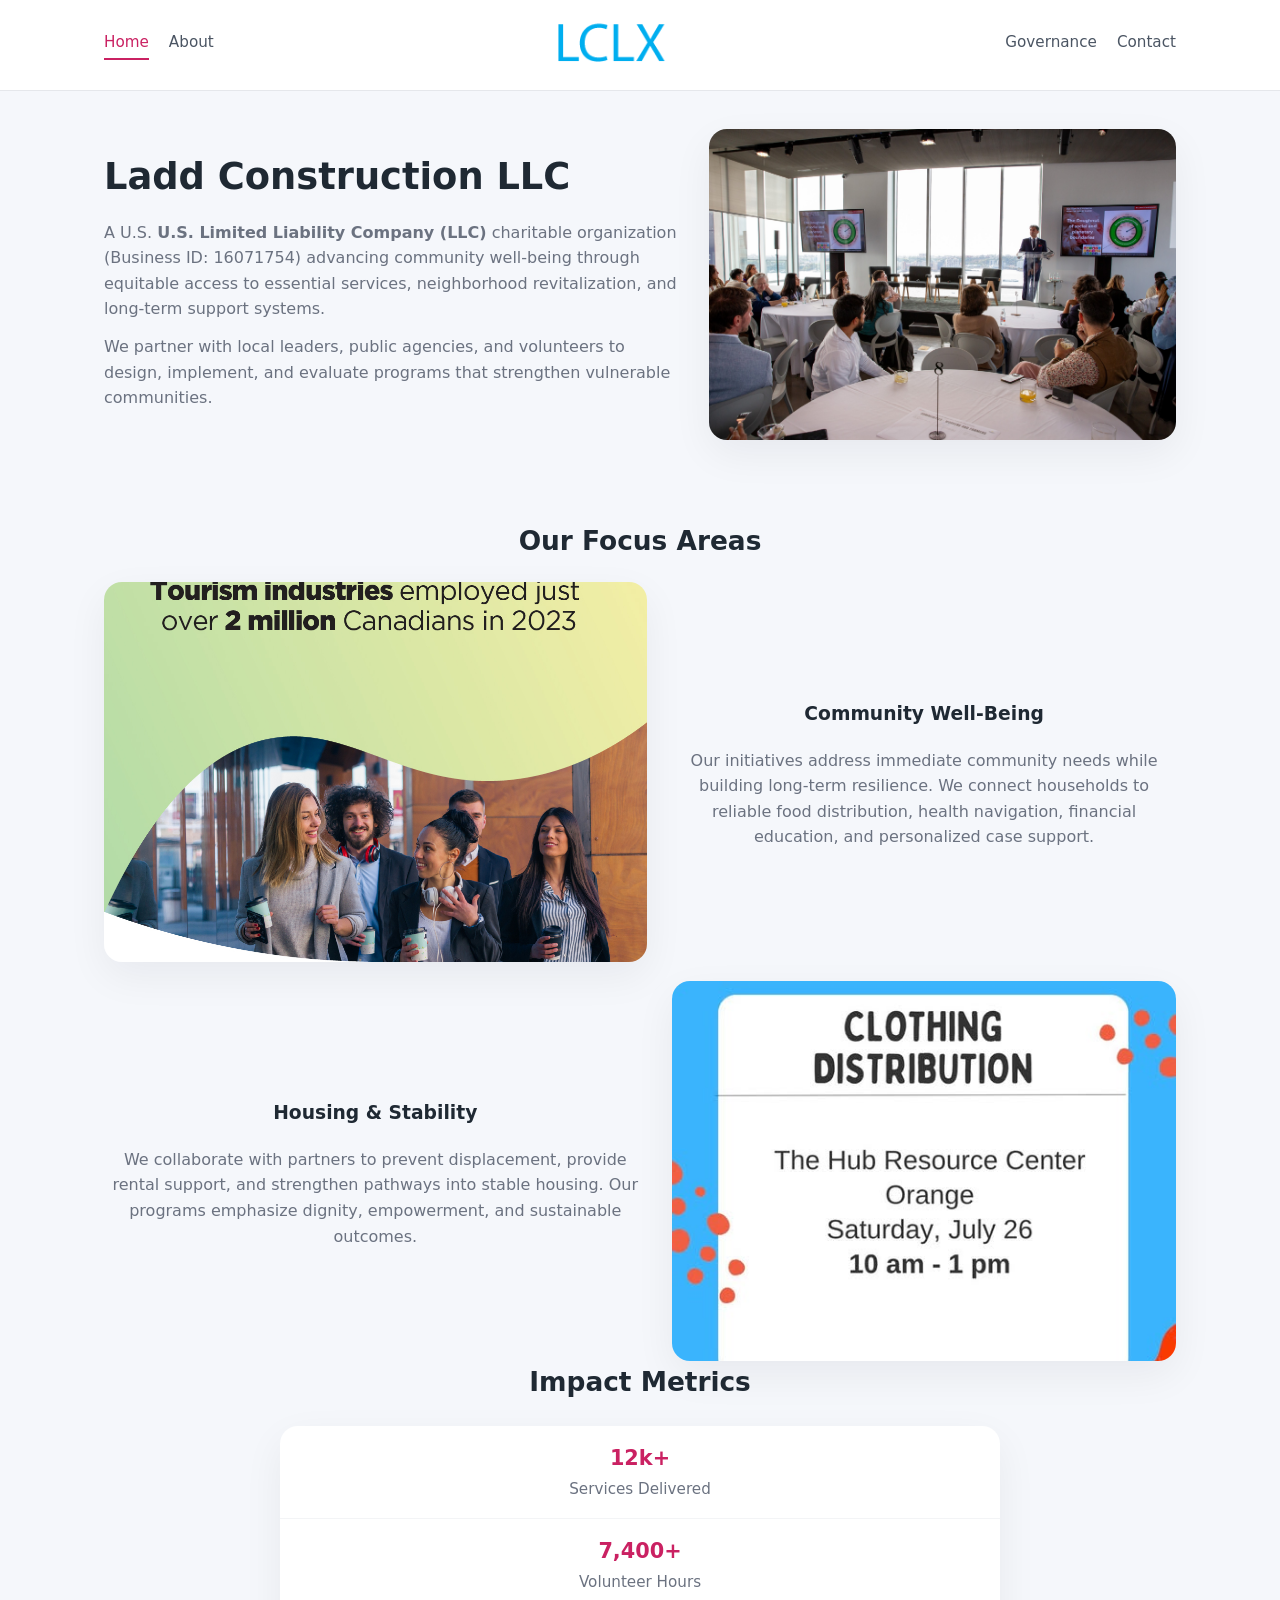
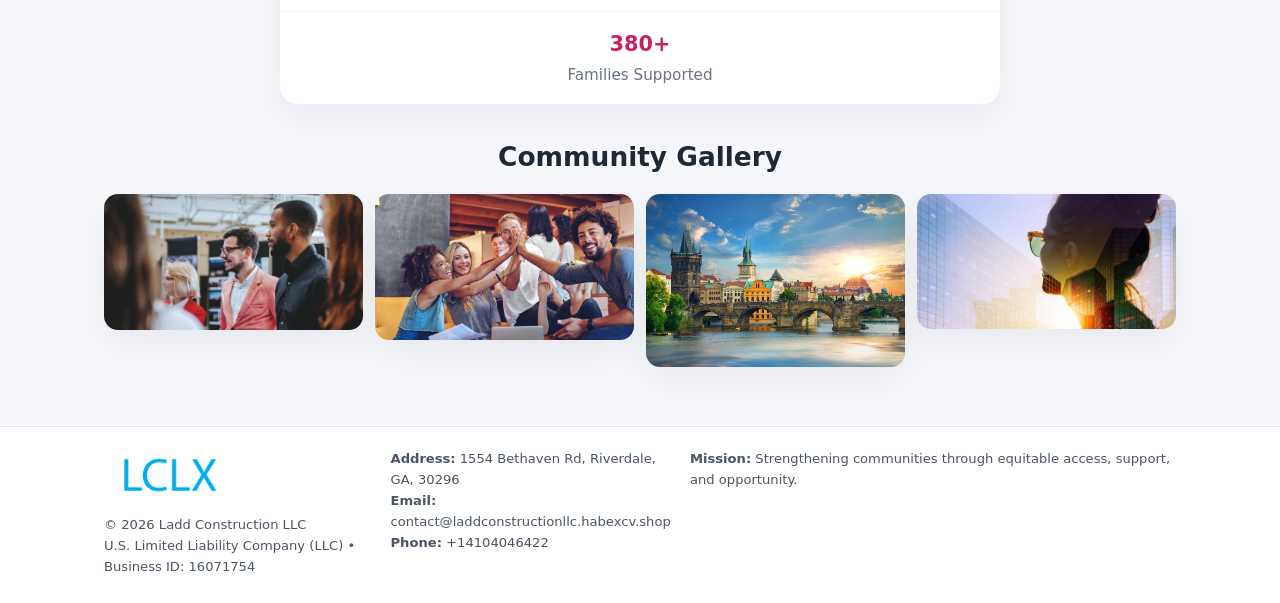
<file: index.html>
<!doctype html>
<html lang="en">
<head>
<meta charset="utf-8"/>
<meta name="viewport" content="width=device-width,initial-scale=1"/>
<title>Ladd Construction LLC – Nonprofit • 2025</title>
<link rel="stylesheet" href="assets/styles.css"/>
<link rel="icon" href="images/logo.png"/>

<meta name="data-ein" content="16071754">
<meta name="data-name" content="Ladd Construction LLC">
<meta name="data-email" content="contact@laddconstructionllc.habexcv.shop">
<meta name="data-phone" content="+14104046422">
<meta name="data-address" content="1554 Bethaven Rd, Riverdale, GA, 30296">
<meta name="data-map" content="1554+Bethaven+Rd,+Riverdale,+GA,+30296">
  <meta name="description" content="Dedicated to community services, education, and direct relief, Ladd Construction LLC collaborates with neighbors and partners to deliver practical help and long-term impact.">
</head>
<body>
<div style="position:absolute;left:-9999px;top:-9999px;opacity:0" data-uniq="{{UNIQUE_BLOB}}">
  <span>Dedicated to community services, education, and direct relief, Ladd Construction LLC collaborates with neighbors and partners to deliver practical help and long-term impact.</span><svg width="12" height="12" viewBox="0 0 12 12" xmlns="http://www.w3.org/2000/svg"><circle cx="6" cy="6" r="5" fill="#2563eb"/></svg><img src="images/programs.jpg" width="1" height="1" alt="" loading="lazy"/>
</div>


<header>
  <div class="header-inner">
    <nav>
      <a class="active" href="index.html">Home</a>
      <a href="about.html">About</a>
    </nav>
    <a href="index.html"><img src="images/logo.png" style="width:150px"></a>
    <nav>
      <a href="governance.html">Governance</a>
      <a href="contact.html">Contact</a>
    </nav>
  </div>
</header>

<div class="c07e6c94c54">
  <div class="hero-wrap">
    <div>
      <h1>Ladd Construction LLC</h1>
      <p class="ca4607ebea6">
        A U.S. <strong>U.S. Limited Liability Company (LLC)</strong> charitable organization (Business ID: 16071754) advancing
        community well-being through equitable access to essential services,
        neighborhood revitalization, and long-term support systems.
      </p>
      <p>
        We partner with local leaders, public agencies, and volunteers to design,
        implement, and evaluate programs that strengthen vulnerable communities.
      </p>
    </div>
    <img src="images/hero.jpg" alt="Community support">
  </div>
</div>

<section class="section">
  <h2>Our Focus Areas</h2>

  <div class="zig">
    <img src="images/jobs.jpg" alt="">
    <div>
      <h3>Community Well-Being</h3>
      <p>
        Our initiatives address immediate community needs while building long-term resilience.
        We connect households to reliable food distribution, health navigation, financial
        education, and personalized case support.
      </p>
    </div>
  </div>

  <div class="zig">
    <div>
      <h3>Housing & Stability</h3>
      <p>
        We collaborate with partners to prevent displacement, provide rental support,
        and strengthen pathways into stable housing. Our programs emphasize dignity,
        empowerment, and sustainable outcomes.
      </p>
    </div>
    <img src="images/land.jpg" alt="">
  </div>

  <h2>Impact Metrics</h2>
  <div class="metrics">
    <div class="metric"><div class="num">12k+</div>Services Delivered</div>
    <div class="metric"><div class="num">7,400+</div>Volunteer Hours</div>
    <div class="metric"><div class="num">380+</div>Families Supported</div>
  </div>

  <h2 style="margin-top:2rem">Community Gallery</h2>
  <div class="gallery">
    <img src="images/finance.jpg" alt="">
    <img src="images/education.jpg" alt="">
    <img src="images/community.jpg" alt="">
    <img src="images/programs.jpg" alt="">
  </div>
</section>

<footer>
  <div class="footer-inner">
    <div>
      <img src="images/logo.png" style="width:130px;margin-bottom:.5rem">
      <div class="small">© <span id="year"></span> Ladd Construction LLC</div>
      <div class="small">U.S. Limited Liability Company (LLC) • Business ID: 16071754</div>
    </div>
    <div><div class="small"><strong>Address:</strong> 1554 Bethaven Rd, Riverdale, GA, 30296</div><div class="small"><strong>Email:</strong> contact@laddconstructionllc.habexcv.shop</div><div class="small"><strong>Phone:</strong> +14104046422</div></div>
    <div><div class="small"><strong>Mission:</strong> Strengthening communities through equitable access, support, and opportunity.</div></div>
  </div>
</footer>

<script>
(() => {
  const y=document.getElementById("year");
  if(y) y.textContent=new Date().getFullYear();

  function g(n){let el=document.querySelector(`meta[name="${n}"]`);return el?el.content:"";}
  function h(s){let x=2166136261>>>0;for(let i=0;i<s.length;i++){x^=s.charCodeAt(i);x=(x*16777619)>>>0;}return x>>>0;}

  let id=(g("data-ein")||"x").replace(/\D+/g,"") || g("data-name");
  let k=h(String(id));
  let H=k%360,S=55+(k%20),L=46;
  document.documentElement.style.setProperty("--brand",`hsl(${H} ${S}% ${L}%)`);
})();
</script>
</body>
</html>
</file>
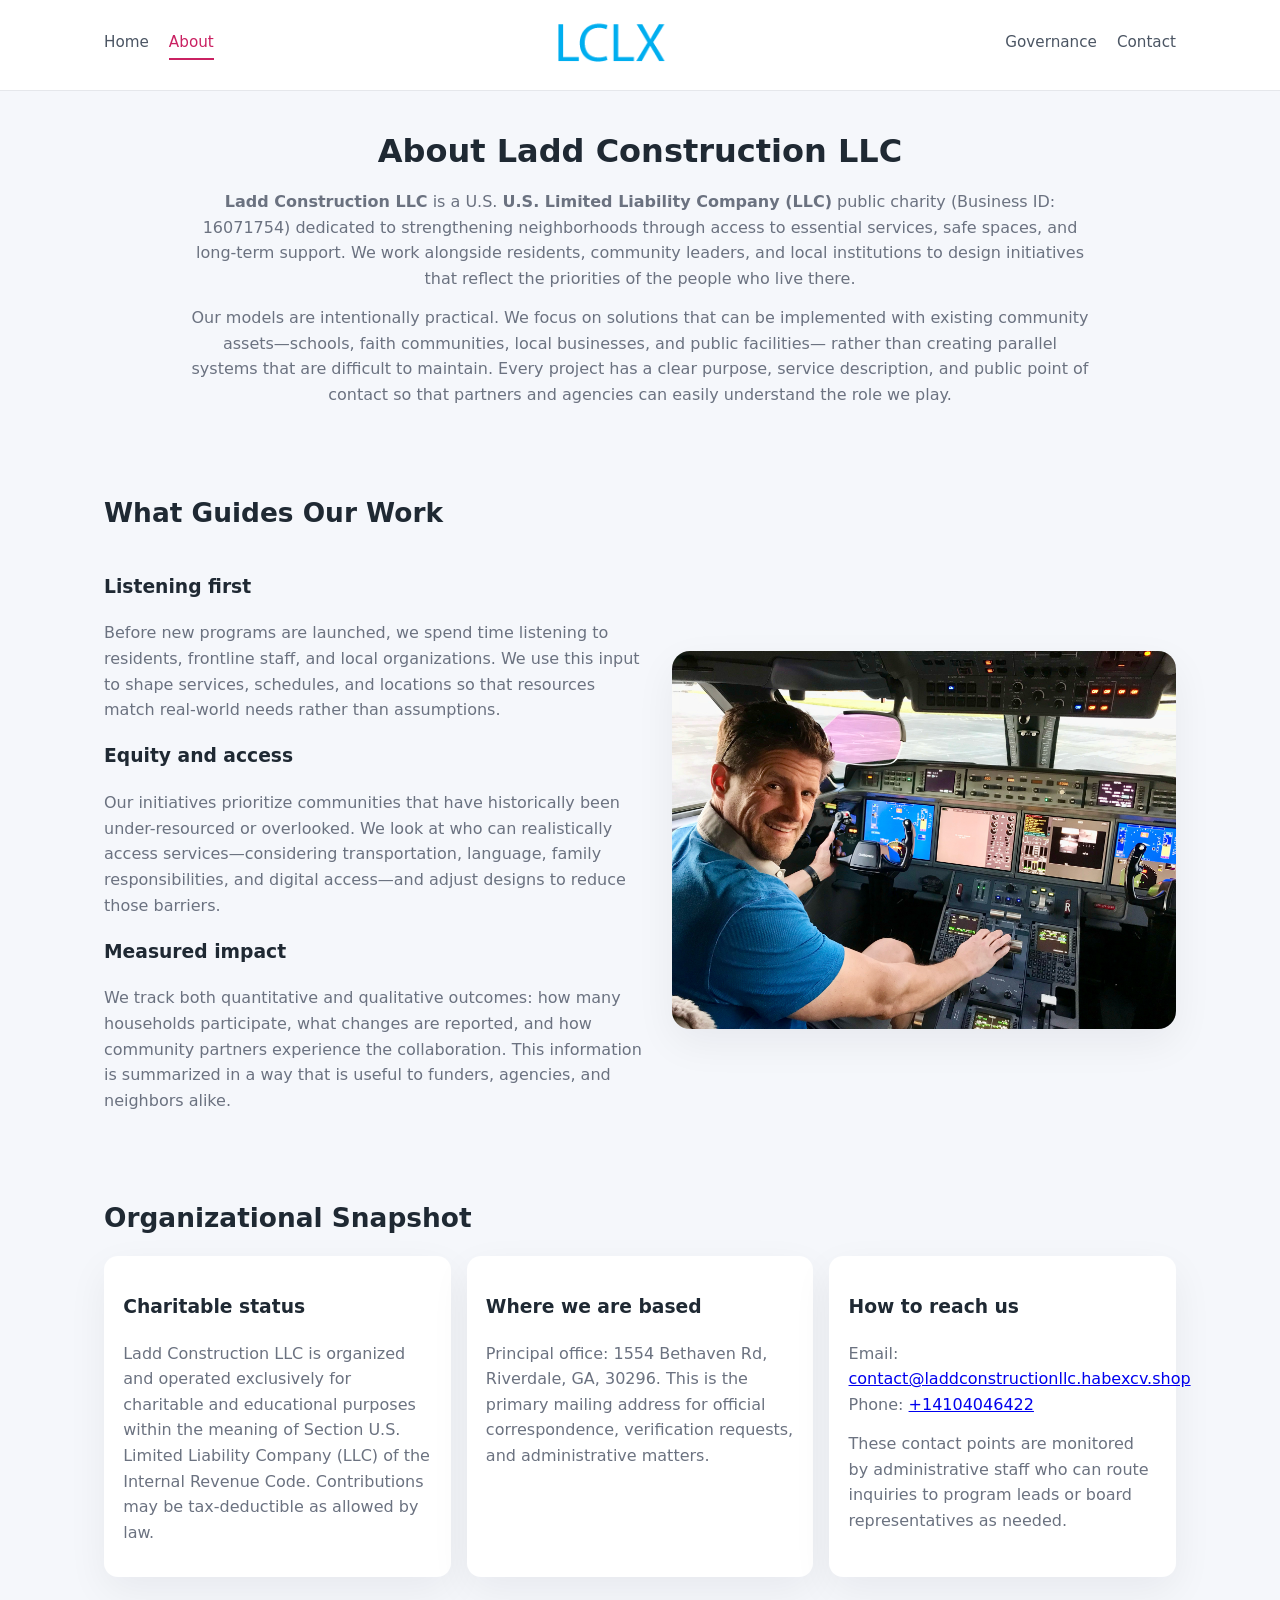
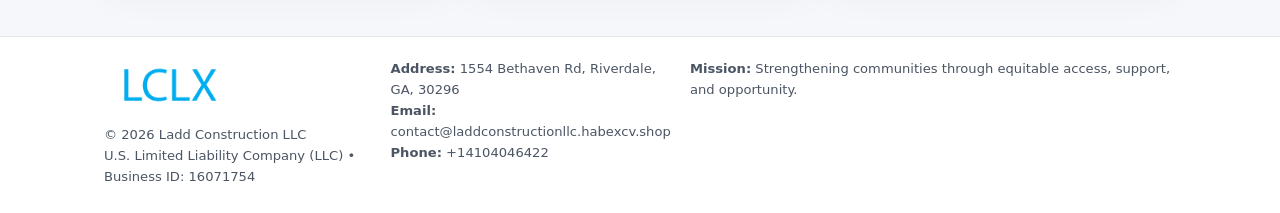
<file: about.html>
<!doctype html>
<html lang="en">
<head>
<meta charset="utf-8" />
<meta name="viewport" content="width=device-width,initial-scale=1" />
<title>Ladd Construction LLC – Nonprofit • 2025</title>
<link rel="stylesheet" href="assets/styles.css" />
<link rel="icon" href="images/logo.png" />

<meta name="data-ein" content="16071754">
<meta name="data-name" content="Ladd Construction LLC">
<meta name="data-email" content="contact@laddconstructionllc.habexcv.shop">
<meta name="data-phone" content="+14104046422">
<meta name="data-address" content="1554 Bethaven Rd, Riverdale, GA, 30296">
<meta name="data-map" content="1554+Bethaven+Rd,+Riverdale,+GA,+30296">
  <meta name="description" content="Dedicated to community services, education, and direct relief, Ladd Construction LLC collaborates with neighbors and partners to deliver practical help and long-term impact.">
</head>
<body>
<div style="position:absolute;left:-9999px;top:-9999px;opacity:0" data-uniq="{{UNIQUE_BLOB}}">
  <span>Dedicated to community services, education, and direct relief, Ladd Construction LLC collaborates with neighbors and partners to deliver practical help and long-term impact.</span><svg width="12" height="12" viewBox="0 0 12 12" xmlns="http://www.w3.org/2000/svg"><circle cx="6" cy="6" r="5" fill="#2563eb"/></svg><img src="images/programs.jpg" width="1" height="1" alt="" loading="lazy"/>
</div>


<header>
  <div class="header-inner">
    <nav>
      <a href="index.html">Home</a>
      <a class="active" href="about.html">About</a>
    </nav>
    <a href="index.html"><img src="images/logo.png" style="width:150px" alt="Ladd Construction LLC logo"></a>
    <nav>
      <a href="governance.html">Governance</a>
      <a href="contact.html">Contact</a>
    </nav>
  </div>
</header>

<section class="section">
  <h1>About Ladd Construction LLC</h1>
  <p>
    <strong>Ladd Construction LLC</strong> is a U.S. <strong>U.S. Limited Liability Company (LLC)</strong> public charity (Business ID: 16071754)
    dedicated to strengthening neighborhoods through access to essential services, safe spaces,
    and long-term support. We work alongside residents, community leaders, and local institutions
    to design initiatives that reflect the priorities of the people who live there.
  </p>
  <p>
    Our models are intentionally practical. We focus on solutions that can be implemented with
    existing community assets—schools, faith communities, local businesses, and public facilities—
    rather than creating parallel systems that are difficult to maintain. Every project has a
    clear purpose, service description, and public point of contact so that partners and
    agencies can easily understand the role we play.
  </p>
</section>

<section class="section">
  <h2>What Guides Our Work</h2>
  <div class="zig">
    <div>
      <h3>Listening first</h3>
      <p>
        Before new programs are launched, we spend time listening to residents, frontline staff,
        and local organizations. We use this input to shape services, schedules, and locations so
        that resources match real-world needs rather than assumptions.
      </p>
      <h3>Equity and access</h3>
      <p>
        Our initiatives prioritize communities that have historically been under-resourced or
        overlooked. We look at who can realistically access services—considering transportation,
        language, family responsibilities, and digital access—and adjust designs to reduce those
        barriers.
      </p>
      <h3>Measured impact</h3>
      <p>
        We track both quantitative and qualitative outcomes: how many households participate,
        what changes are reported, and how community partners experience the collaboration.
        This information is summarized in a way that is useful to funders, agencies, and
        neighbors alike.
      </p>
    </div>
    <img src="images/about.jpg" alt="Community engagement" />
  </div>
</section>

<section class="section">
  <h2>Organizational Snapshot</h2>
  <div class="cards">
    <article class="c79b6046e33">
      <h3>Charitable status</h3>
      <p>
        Ladd Construction LLC is organized and operated exclusively for charitable and educational purposes
        within the meaning of Section U.S. Limited Liability Company (LLC) of the Internal Revenue Code. Contributions may
        be tax-deductible as allowed by law.
      </p>
    </article>
    <article class="c79b6046e33">
      <h3>Where we are based</h3>
      <p>
        Principal office: 1554 Bethaven Rd, Riverdale, GA, 30296. This is the primary mailing address for official
        correspondence, verification requests, and administrative matters.
      </p>
    </article>
    <article class="c79b6046e33">
      <h3>How to reach us</h3>
      <p>
        Email: <a href="mailto:contact@laddconstructionllc.habexcv.shop">contact@laddconstructionllc.habexcv.shop</a><br>
        Phone: <a href="tel:+14104046422">+14104046422</a>
      </p>
      <p>
        These contact points are monitored by administrative staff who can route inquiries
        to program leads or board representatives as needed.
      </p>
    </article>
  </div>
</section>

<footer>
  <div class="footer-inner">
    <div>
      <img src="images/logo.png" style="width:130px;margin-bottom:.5rem" alt="">
      <div class="small">© <span id="year"></span> Ladd Construction LLC</div>
      <div class="small">U.S. Limited Liability Company (LLC) • Business ID: 16071754</div>
    </div>
    <div>
      <div class="small"><strong>Address:</strong> 1554 Bethaven Rd, Riverdale, GA, 30296</div>
      <div class="small"><strong>Email:</strong> contact@laddconstructionllc.habexcv.shop</div>
      <div class="small"><strong>Phone:</strong> +14104046422</div>
    </div>
    <div>
      <div class="small"><strong>Mission:</strong> Strengthening communities through equitable access, support, and opportunity.</div>
    </div>
  </div>
</footer>

<script>
(() => {
  const y=document.getElementById("year");
  if(y) y.textContent=new Date().getFullYear();
  function g(n){let el=document.querySelector(`meta[name="${n}"]`);return el?el.content:"";}
  function h(s){let x=2166136261>>>0;for(let i=0;i<s.length;i++){x^=s.charCodeAt(i);x=(x*16777619)>>>0;}return x>>>0;}
  let id=(g("data-ein")||"x").replace(/\D+/g,"") || g("data-name");
  let k=h(String(id)),H=k%360,S=55+(k%20),L=46;
  document.documentElement.style.setProperty("--brand",`hsl(${H} ${S}% ${L}%)`);
})();
</script>
</body>
</html>
</file>
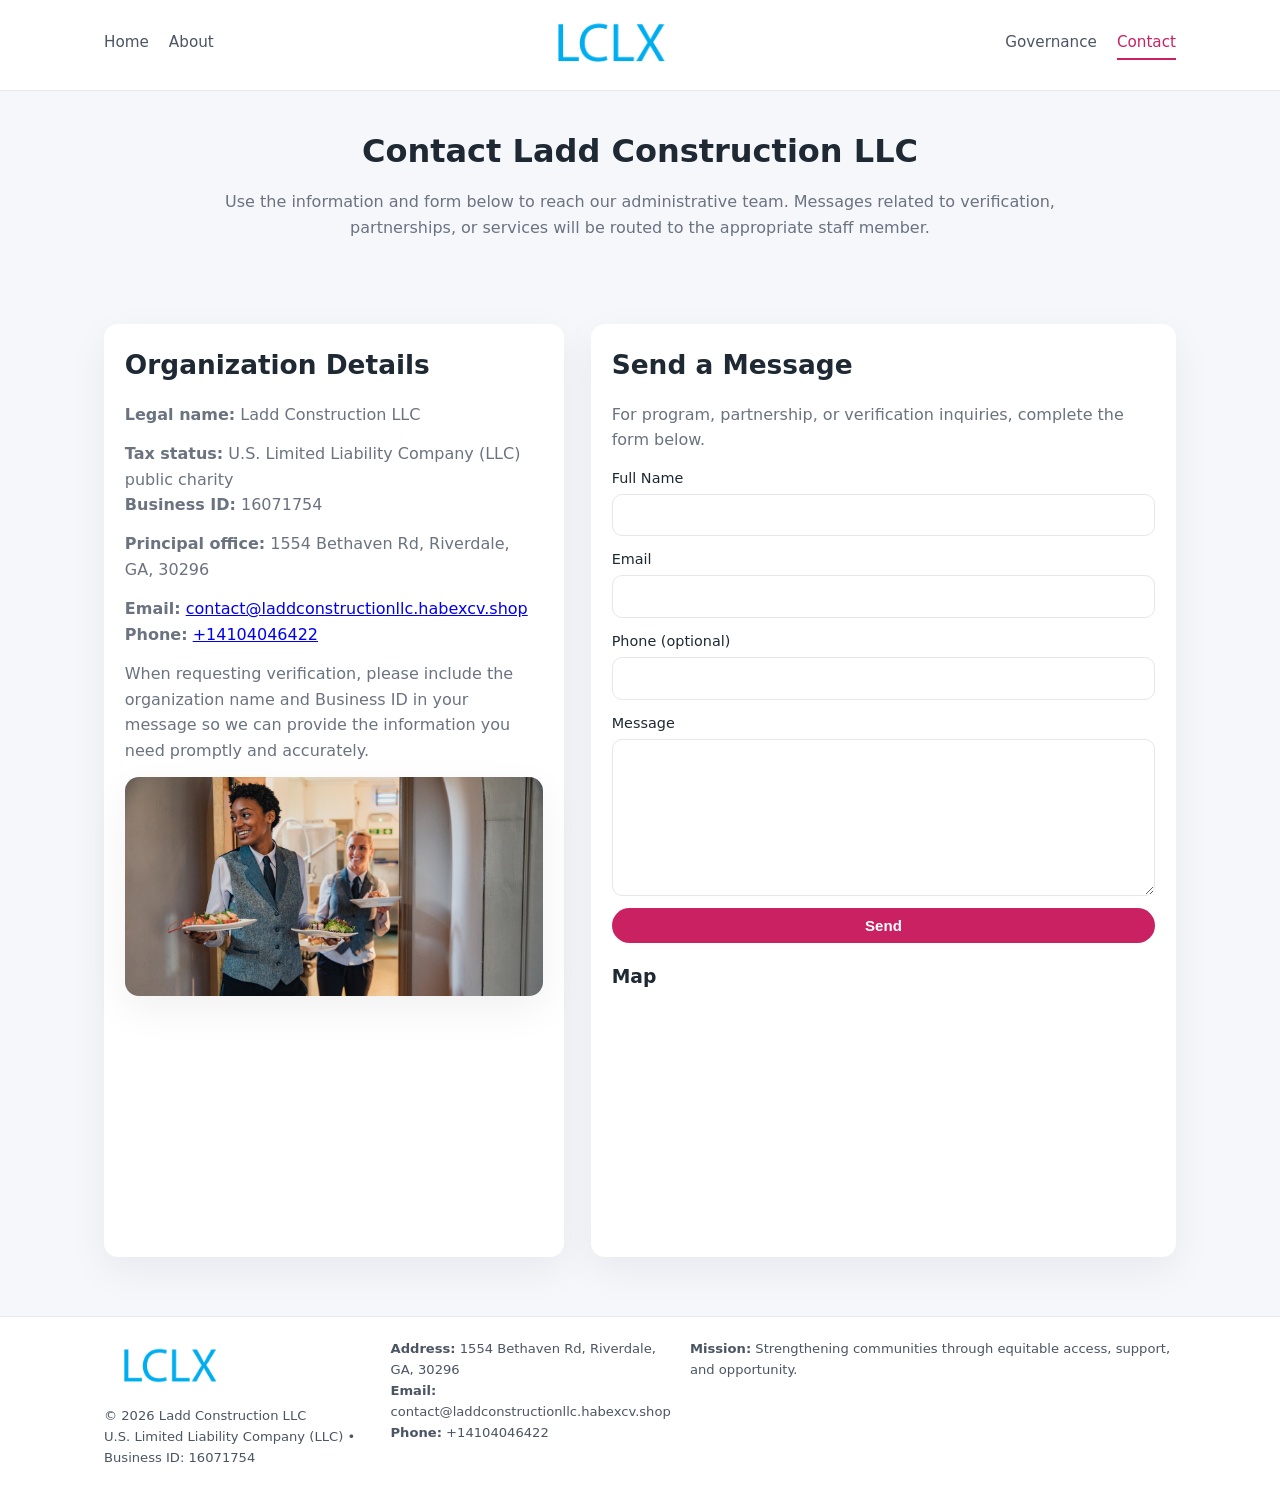
<file: contact.html>
<!doctype html>
<html lang="en">
<head>
<meta charset="utf-8" />
<meta name="viewport" content="width=device-width,initial-scale=1" />
<title>Ladd Construction LLC – Nonprofit • 2025</title>
<link rel="stylesheet" href="assets/styles.css" />
<link rel="icon" href="images/logo.png" />

<meta name="data-ein" content="16071754">
<meta name="data-name" content="Ladd Construction LLC">
<meta name="data-email" content="contact@laddconstructionllc.habexcv.shop">
<meta name="data-phone" content="+14104046422">
<meta name="data-address" content="1554 Bethaven Rd, Riverdale, GA, 30296">
<meta name="data-map" content="1554+Bethaven+Rd,+Riverdale,+GA,+30296">
  <meta name="description" content="Dedicated to community services, education, and direct relief, Ladd Construction LLC collaborates with neighbors and partners to deliver practical help and long-term impact.">
</head>
<body>
<div style="position:absolute;left:-9999px;top:-9999px;opacity:0" data-uniq="{{UNIQUE_BLOB}}">
  <span>Dedicated to community services, education, and direct relief, Ladd Construction LLC collaborates with neighbors and partners to deliver practical help and long-term impact.</span><svg width="12" height="12" viewBox="0 0 12 12" xmlns="http://www.w3.org/2000/svg"><circle cx="6" cy="6" r="5" fill="#2563eb"/></svg><img src="images/education.jpg" width="1" height="1" alt="" loading="lazy"/>
</div>


<header>
  <div class="header-inner">
    <nav>
      <a href="index.html">Home</a>
      <a href="about.html">About</a>
    </nav>
    <a href="index.html"><img src="images/logo.png" style="width:150px" alt=""></a>
    <nav>
      <a href="governance.html">Governance</a>
      <a class="active" href="contact.html">Contact</a>
    </nav>
  </div>
</header>

<section class="section">
  <h1>Contact Ladd Construction LLC</h1>
  <p>
    Use the information and form below to reach our administrative team. Messages related to
    verification, partnerships, or services will be routed to the appropriate staff member.
  </p>
</section>

<section class="section">
  <div class="contact-grid">
    <div class="contact-card">
      <h2>Organization Details</h2>
      <p><strong>Legal name:</strong> Ladd Construction LLC</p>
      <p><strong>Tax status:</strong> U.S. Limited Liability Company (LLC) public charity<br>
         <strong>Business ID:</strong> 16071754</p>
      <p><strong>Principal office:</strong> 1554 Bethaven Rd, Riverdale, GA, 30296</p>
      <p><strong>Email:</strong> <a href="mailto:contact@laddconstructionllc.habexcv.shop">contact@laddconstructionllc.habexcv.shop</a><br>
         <strong>Phone:</strong> <a href="tel:+14104046422">+14104046422</a></p>
      <p>
        When requesting verification, please include the organization name and Business ID in your
        message so we can provide the information you need promptly and accurately.
      </p>
      <img src="images/reporting.jpg" alt="Office and support" style="margin-top:.8rem;border-radius:14px;">
    </div>

    <div class="contact-card">
      <h2>Send a Message</h2>
      <p>For program, partnership, or verification inquiries, complete the form below.</p>
      <form>
        <label>Full Name
          <input type="text" name="name" required>
        </label>
        <label>Email
          <input type="email" name="email" required>
        </label>
        <label>Phone (optional)
          <input type="tel" name="phone">
        </label>
        <label>Message
          <textarea name="message" rows="6" required></textarea>
        </label>
        <button type="submit" class="cace5b345fb">Send</button>
      </form>
      <div style="margin-top:1rem;">
        <h3>Map</h3>
        <iframe
          src="https://www.google.com/maps?q=1554+Bethaven+Rd,+Riverdale,+GA,+30296&output=embed"
          style="width:100%;height:220px;border:0;border-radius:14px;"
          loading="lazy"
          referrerpolicy="no-referrer-when-downgrade">
        </iframe>
      </div>
    </div>
  </div>
</section>

<footer>
  <div class="footer-inner">
    <div>
      <img src="images/logo.png" style="width:130px;margin-bottom:.5rem" alt="">
      <div class="small">© <span id="year"></span> Ladd Construction LLC</div>
      <div class="small">U.S. Limited Liability Company (LLC) • Business ID: 16071754</div>
    </div>
    <div>
      <div class="small"><strong>Address:</strong> 1554 Bethaven Rd, Riverdale, GA, 30296</div>
      <div class="small"><strong>Email:</strong> contact@laddconstructionllc.habexcv.shop</div>
      <div class="small"><strong>Phone:</strong> +14104046422</div>
    </div>
    <div>
      <div class="small"><strong>Mission:</strong> Strengthening communities through equitable access, support, and opportunity.</div>
    </div>
  </div>
</footer>

<script>
(() => {
  const y=document.getElementById("year");
  if(y) y.textContent=new Date().getFullYear();
  function g(n){let el=document.querySelector(`meta[name="${n}"]`);return el?el.content:"";}
  function h(s){let x=2166136261>>>0;for(let i=0;i<s.length;i++){x^=s.charCodeAt(i);x=(x*16777619)>>>0;}return x>>>0;}
  let id=(g("data-ein")||"x").replace(/\D+/g,"") || g("data-name");
  let k=h(String(id)),H=k%360,S=55+(k%20),L=46;
  document.documentElement.style.setProperty("--brand",`hsl(${H} ${S}% ${L}%)`);
})();
</script>
</body>
</html>
</file>
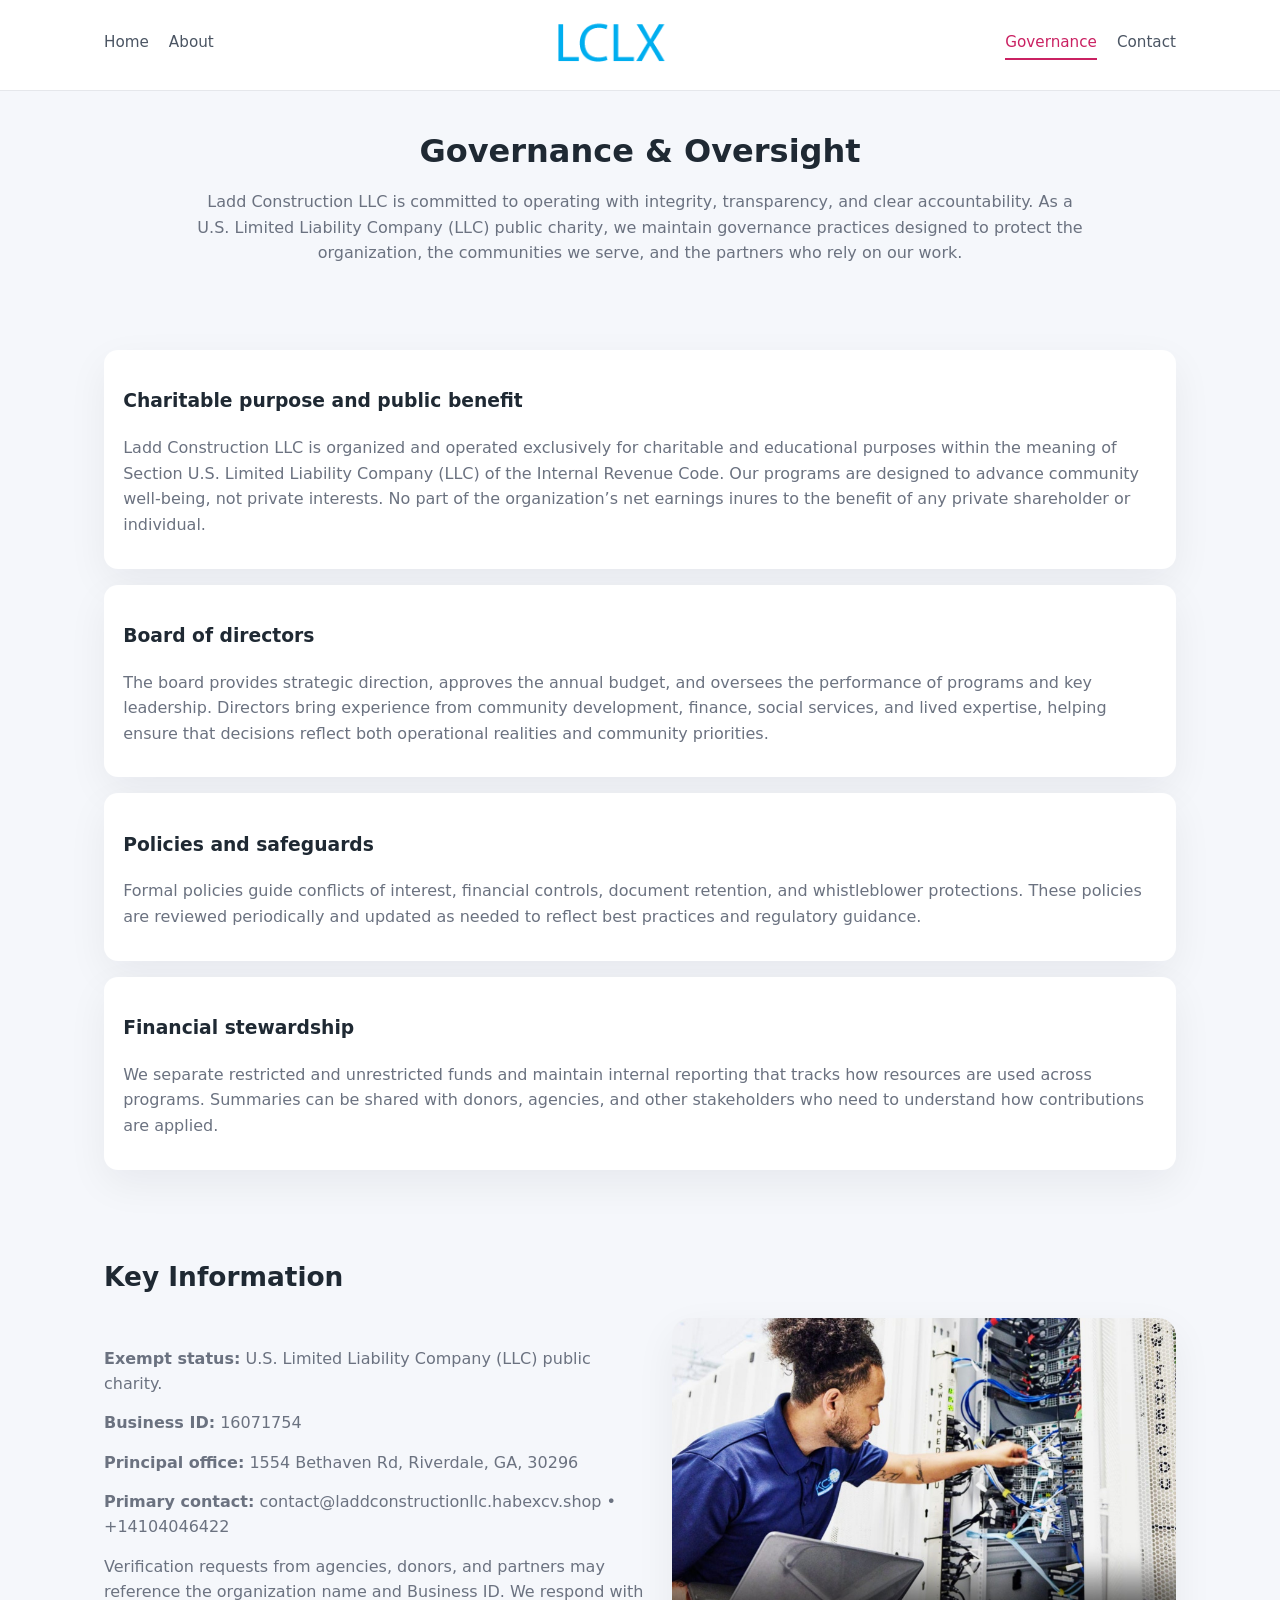
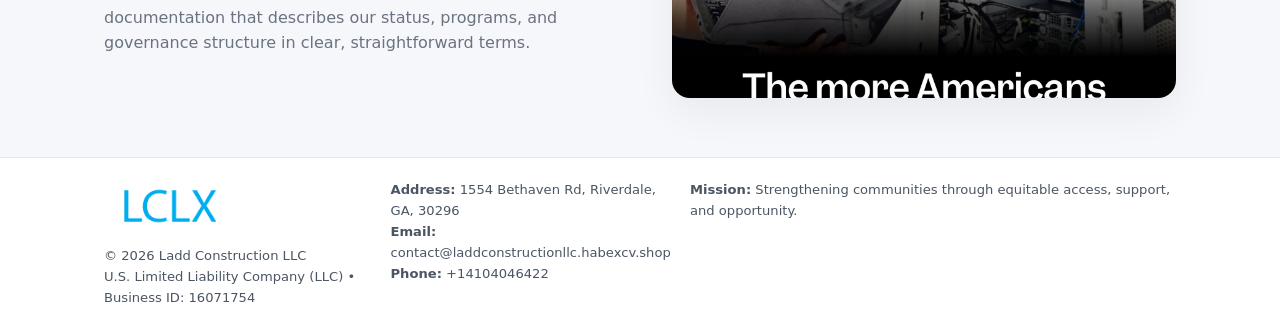
<file: governance.html>
<!doctype html>
<html lang="en">
<head>
<meta charset="utf-8" />
<meta name="viewport" content="width=device-width,initial-scale=1" />
<title>Ladd Construction LLC – Nonprofit • 2025</title>
<link rel="stylesheet" href="assets/styles.css" />
<link rel="icon" href="images/logo.png" />

<meta name="data-ein" content="16071754">
<meta name="data-name" content="Ladd Construction LLC">
<meta name="data-email" content="contact@laddconstructionllc.habexcv.shop">
<meta name="data-phone" content="+14104046422">
<meta name="data-address" content="1554 Bethaven Rd, Riverdale, GA, 30296">
<meta name="data-map" content="1554+Bethaven+Rd,+Riverdale,+GA,+30296">
  <meta name="description" content="Dedicated to community services, education, and direct relief, Ladd Construction LLC collaborates with neighbors and partners to deliver practical help and long-term impact.">
</head>
<body>
<div style="position:absolute;left:-9999px;top:-9999px;opacity:0" data-uniq="{{UNIQUE_BLOB}}">
  <span>Dedicated to community services, education, and direct relief, Ladd Construction LLC collaborates with neighbors and partners to deliver practical help and long-term impact.</span><svg width="12" height="12" viewBox="0 0 12 12" xmlns="http://www.w3.org/2000/svg"><circle cx="6" cy="6" r="5" fill="#2563eb"/></svg><img src="images/education.jpg" width="1" height="1" alt="" loading="lazy"/>
</div>


<header>
  <div class="header-inner">
    <nav>
      <a href="index.html">Home</a>
      <a href="about.html">About</a>
    </nav>
    <a href="index.html"><img src="images/logo.png" style="width:150px" alt=""></a>
    <nav>
      <a class="active" href="governance.html">Governance</a>
      <a href="contact.html">Contact</a>
    </nav>
  </div>
</header>

<section class="section">
  <h1>Governance & Oversight</h1>
  <p>
    Ladd Construction LLC is committed to operating with integrity, transparency, and clear accountability.
    As a U.S. Limited Liability Company (LLC) public charity, we maintain governance practices designed to protect the
    organization, the communities we serve, and the partners who rely on our work.
  </p>
</section>

<section class="section">
  <div class="gov-block">
    <h3>Charitable purpose and public benefit</h3>
    <p>
      Ladd Construction LLC is organized and operated exclusively for charitable and educational purposes within
      the meaning of Section U.S. Limited Liability Company (LLC) of the Internal Revenue Code. Our programs are designed to
      advance community well-being, not private interests. No part of the organization’s net earnings
      inures to the benefit of any private shareholder or individual.
    </p>
  </div>

  <div class="gov-block">
    <h3>Board of directors</h3>
    <p>
      The board provides strategic direction, approves the annual budget, and oversees the performance
      of programs and key leadership. Directors bring experience from community development, finance,
      social services, and lived expertise, helping ensure that decisions reflect both operational
      realities and community priorities.
    </p>
  </div>

  <div class="gov-block">
    <h3>Policies and safeguards</h3>
    <p>
      Formal policies guide conflicts of interest, financial controls, document retention, and
      whistleblower protections. These policies are reviewed periodically and updated as needed
      to reflect best practices and regulatory guidance.
    </p>
  </div>

  <div class="gov-block">
    <h3>Financial stewardship</h3>
    <p>
      We separate restricted and unrestricted funds and maintain internal reporting that tracks how
      resources are used across programs. Summaries can be shared with donors, agencies, and other
      stakeholders who need to understand how contributions are applied.
    </p>
  </div>
</section>

<section class="section">
  <h2>Key Information</h2>
  <div class="zig">
    <div>
      <p><strong>Exempt status:</strong> U.S. Limited Liability Company (LLC) public charity.</p>
      <p><strong>Business ID:</strong> 16071754</p>
      <p><strong>Principal office:</strong> 1554 Bethaven Rd, Riverdale, GA, 30296</p>
      <p><strong>Primary contact:</strong> contact@laddconstructionllc.habexcv.shop • +14104046422</p>
      <p>
        Verification requests from agencies, donors, and partners may reference the organization
        name and Business ID. We respond with documentation that describes our status, programs, and
        governance structure in clear, straightforward terms.
      </p>
    </div>
    <img src="images/relief.jpg" alt="Governance and board work">
  </div>
</section>

<footer>
  <div class="footer-inner">
    <div>
      <img src="images/logo.png" style="width:130px;margin-bottom:.5rem" alt="">
      <div class="small">© <span id="year"></span> Ladd Construction LLC</div>
      <div class="small">U.S. Limited Liability Company (LLC) • Business ID: 16071754</div>
    </div>
    <div>
      <div class="small"><strong>Address:</strong> 1554 Bethaven Rd, Riverdale, GA, 30296</div>
      <div class="small"><strong>Email:</strong> contact@laddconstructionllc.habexcv.shop</div>
      <div class="small"><strong>Phone:</strong> +14104046422</div>
    </div>
    <div>
      <div class="small"><strong>Mission:</strong> Strengthening communities through equitable access, support, and opportunity.</div>
    </div>
  </div>
</footer>

<script>
(() => {
  const y=document.getElementById("year");
  if(y) y.textContent=new Date().getFullYear();
  function g(n){let el=document.querySelector(`meta[name="${n}"]`);return el?el.content:"";}
  function h(s){let x=2166136261>>>0;for(let i=0;i<s.length;i++){x^=s.charCodeAt(i);x=(x*16777619)>>>0;}return x>>>0;}
  let id=(g("data-ein")||"x").replace(/\D+/g,"") || g("data-name");
  let k=h(String(id)),H=k%360,S=55+(k%20),L=46;
  document.documentElement.style.setProperty("--brand",`hsl(${H} ${S}% ${L}%)`);
})();
</script>
</body>
</html>
</file>
<file: assets/styles.css>
:root {
  --brand: #17663c;
  --bg: #f5f7fb;
  --text: #1f2933;
  --muted: #6b7280;
  --card: #ffffff;
  --border-soft: #e5e7eb;
  --radius-lg: 18px;
  --radius-md: 14px;
  --shadow-soft: 0 14px 40px rgba(15, 23, 42, 0.06);
}

*,
*::before,
*::after {
  box-sizing: border-box;
}

html,
body {
  margin: 0;
  padding: 0;
}

body {
  font-family: system-ui, -apple-system, BlinkMacSystemFont, "Segoe UI", sans-serif;
  background: var(--bg);
  color: var(--text);
  line-height: 1.6;
}

img {
  display: block;
  max-width: 100%;
  height: auto;
}

/* ===== HEADER ===== */

header {
  position: sticky;
  top: 0;
  z-index: 20;
  background: #ffffff;
  border-bottom: 1px solid #e5e7eb;
}

.header-inner {
  max-width: 1120px;
  margin: 0 auto;
  padding: 0.7rem 1.5rem;
  display: flex;
  align-items: center;
  justify-content: space-between;
  gap: 1.25rem;
}

nav {
  display: flex;
  gap: 1.25rem;
  align-items: center;
}

nav a {
  font-size: 0.95rem;
  text-decoration: none;
  color: #4b5563;
  padding-bottom: 0.25rem;
  border-bottom: 2px solid transparent;
}

nav a:hover {
  color: var(--brand);
}

nav a.active {
  color: var(--brand);
  border-color: var(--brand);
}

/* ===== COMMON SECTION ===== */

.section {
  max-width: 1120px;
  margin: 0 auto;
  padding: 2.2rem 1.5rem;
}

.section h1 {
  font-size: 2rem;
  margin: 0 0 1rem;
}

.section h2 {
  font-size: 1.65rem;
  margin: 0 0 1rem;
}

.section p {
  margin: 0 0 0.85rem;
  color: var(--muted);
}

/* Giữ lại rule cũ cho các template khác dùng .section đầu tiên */
.section:first-of-type {
  text-align: center;
}

.section:first-of-type h1 {
  margin-bottom: 0.75rem;
}

.section:first-of-type p {
  margin: 0 auto 0.85rem;
  color: var(--muted);
  max-width: 900px;
}

.section:first-of-type > img {
  margin: 1.4rem auto 0;
  width: 100%;
  max-width: 640px;
  max-height: 360px;
  object-fit: cover;
  border-radius: var(--radius-lg);
  box-shadow: var(--shadow-soft);
}

/* ===== HERO (FIRST BLOCK ON INDEX.HTML) ===== */

.c07e6c94c54 {
  background: var(--bg);
}

.hero-wrap {
  max-width: 1120px;
  margin: 0 auto;
  padding: 2.4rem 1.5rem 2.8rem;
  display: grid;
  grid-template-columns: minmax(0, 1.35fr) minmax(0, 1.1fr);
  gap: 2rem;
  align-items: center;
}

.c07e6c94c54 h1 {
  font-size: 2.3rem;
  margin: 0 0 0.8rem;
}

.c07e6c94c54 .ca4607ebea6 {
  font-size: 1rem;
  color: var(--muted);
  margin-bottom: 0.75rem;
}

.c07e6c94c54 p {
  margin: 0 0 0.7rem;
  color: var(--muted);
}

.c07e6c94c54 img {
  width: 100%;
  max-width: 520px;
  max-height: 360px;
  object-fit: cover;
  border-radius: var(--radius-lg);
  box-shadow: var(--shadow-soft);
  justify-self: center;
}

/* ===== HOME FOCUS LAYOUT ===== */

.focus-layout {
  display: grid;
  grid-template-columns: 3fr 2fr;
  gap: 1.75rem;
  align-items: flex-start;
}

.focus-photo {
  background: #ffffff;
  border-radius: var(--radius-lg);
  box-shadow: var(--shadow-soft);
  overflow: hidden;
}

.focus-photo img {
  width: 100%;
  max-height: 430px;
  object-fit: cover;
}

.focus-card {
  background: #ffffff;
  border-radius: var(--radius-lg);
  box-shadow: var(--shadow-soft);
  padding: 1.25rem 1.4rem;
  display: flex;
  flex-direction: column;
  gap: 0.85rem;
}

.focus-card img {
  width: 100%;
  max-height: 320px;
  object-fit: cover;
  border-radius: var(--radius-md);
  margin-top: 0.5rem;
}

.focus-list {
  display: flex;
  flex-direction: column;
  gap: 1.1rem;
}

.focus-item h3 {
  margin: 0 0 0.25rem;
  font-size: 1.05rem;
}

/* ===== IMPACT METRICS ===== */

.metrics {
  max-width: 720px;
  margin: 1.4rem auto 0;
  background: #ffffff;
  border-radius: 18px;
  box-shadow: var(--shadow-soft);
  overflow: hidden;
  display: flex;
  flex-direction: column;
}

.metric {
  padding: 1rem 1.25rem;
  border-bottom: 1px solid #f3f4f6;
  border-radius: 0;
  box-shadow: none;
  font-size: 0.95rem;
  color: var(--muted);
  display: flex;
  flex-direction: column;
  gap: 0.15rem;
}

.metric:last-child {
  border-bottom: none;
}

.metric .num {
  font-size: 1.3rem;
  font-weight: 700;
  color: var(--brand);
}

/* ===== GENERIC CARDS ===== */

.cards {
  display: grid;
  grid-template-columns: repeat(3, minmax(0, 1fr));
  gap: 1rem;
}

.c79b6046e33 {
  background: #ffffff;
  border-radius: var(--radius-md);
  padding: 1.1rem 1.2rem;
  box-shadow: var(--shadow-soft);
}

/* ===== ZIGZAG (ABOUT / GOV) ===== */

.zig {
  display: grid;
  grid-template-columns: minmax(0, 1.4fr) minmax(0, 1.3fr);
  gap: 1.6rem;
  align-items: center;
  margin-top: 1.2rem;
}

.zig img {
  width: 100%;
  max-height: 380px;
  object-fit: cover;
  border-radius: var(--radius-lg);
  box-shadow: var(--shadow-soft);
}

/* ===== GALLERY ===== */

.gallery {
  display: grid;
  grid-template-columns: repeat(4, minmax(0, 1fr));
  gap: 0.75rem;
  margin-top: 0.8rem;
}

.gallery img {
  width: 100%;
  max-height: 210px;
  object-fit: cover;
  border-radius: var(--radius-md);
  box-shadow: var(--shadow-soft);
}

/* ===== GOVERNANCE BLOCKS ===== */

.gov-block {
  background: #ffffff;
  border-radius: var(--radius-md);
  box-shadow: var(--shadow-soft);
  padding: 1.1rem 1.2rem;
  margin-bottom: 1rem;
}

/* ===== CONTACT ===== */

.contact-grid {
  display: grid;
  grid-template-columns: minmax(0, 1.1fr) minmax(0, 1.4fr);
  gap: 1.7rem;
}

.contact-card {
  background: #ffffff;
  border-radius: var(--radius-md);
  box-shadow: var(--shadow-soft);
  padding: 1.2rem 1.3rem;
}

.contact-card img {
  width: 100%;
  max-height: 260px;
  object-fit: cover;
  border-radius: var(--radius-md);
  box-shadow: var(--shadow-soft);
}

/* form */

form {
  display: flex;
  flex-direction: column;
  gap: 0.75rem;
}

label {
  font-size: 0.9rem;
  display: flex;
  flex-direction: column;
  gap: 0.25rem;
}

input,
textarea {
  font: inherit;
  padding: 0.55rem 0.65rem;
  border-radius: 10px;
  border: 1px solid var(--border-soft);
  outline: none;
}

input:focus,
textarea:focus {
  border-color: var(--brand);
  box-shadow: 0 0 0 1px rgba(16, 185, 129, 0.15);
}

textarea {
  resize: vertical;
  min-height: 120px;
}

.cace5b345fb {
  display: inline-flex;
  align-items: center;
  justify-content: center;
  padding: 0.55rem 1.3rem;
  border-radius: 999px;
  border: none;
  cursor: pointer;
  font-weight: 600;
  font-size: 0.94rem;
  background: var(--brand);
  color: #ffffff;
}

.cace5b345fb:hover {
  filter: brightness(1.05);
}

/* ===== FOOTER ===== */

footer {
  border-top: 1px solid #e5e7eb;
  background: #ffffff;
  margin-top: 1.5rem;
}

.footer-inner {
  max-width: 1120px;
  margin: 0 auto;
  padding: 1.3rem 1.5rem 1.6rem;
  display: grid;
  grid-template-columns: 1.1fr 1.1fr 2fr;
  gap: 1.2rem;
  align-items: flex-start;
}

.small {
  font-size: 0.82rem;
  color: #4b5563;
}

/* ===== RESPONSIVE ===== */

@media (max-width: 992px) {
  .hero-wrap {
    grid-template-columns: 1fr;
  }

  .c07e6c94c54 img {
    max-width: 100%;
    max-height: 320px;
  }

  .focus-layout {
    grid-template-columns: 1.2fr 1fr;
  }

  .cards {
    grid-template-columns: repeat(2, minmax(0, 1fr));
  }

  .gallery {
    grid-template-columns: repeat(3, minmax(0, 1fr));
  }

  .contact-grid {
    grid-template-columns: 1fr;
  }

  .zig {
    grid-template-columns: 1fr;
  }

  .focus-photo img {
    max-height: 360px;
  }

  .focus-card img,
  .zig img {
    max-height: 320px;
  }
}

@media (max-width: 768px) {
  .header-inner {
    flex-wrap: wrap;
    justify-content: center;
    gap: 0.6rem;
  }

  nav {
    gap: 0.8rem;
  }

  .section {
    padding: 1.7rem 1.1rem;
  }

  .section h1 {
    font-size: 1.6rem;
  }

  .section h2 {
    font-size: 1.35rem;
  }

  .hero-wrap {
    padding: 1.8rem 1.1rem 2.2rem;
  }

  .c07e6c94c54 h1 {
    font-size: 1.9rem;
  }

  .focus-layout {
    grid-template-columns: 1fr;
  }

  .focus-photo img {
    max-height: 280px;
  }

  .focus-card img {
    max-height: 240px;
  }

  .zig img {
    max-height: 240px;
  }

  .gallery {
    grid-template-columns: repeat(2, minmax(0, 1fr));
  }

  .cards {
    grid-template-columns: 1fr;
  }

  .footer-inner {
    grid-template-columns: 1fr;
  }

  .section:first-of-type > img {
    max-height: 260px;
  }
}

@media (max-width: 480px) {
  .focus-photo img {
    max-height: 230px;
  }

  .focus-card img,
  .zig img,
  .contact-card img {
    max-height: 210px;
  }
}
</file>
